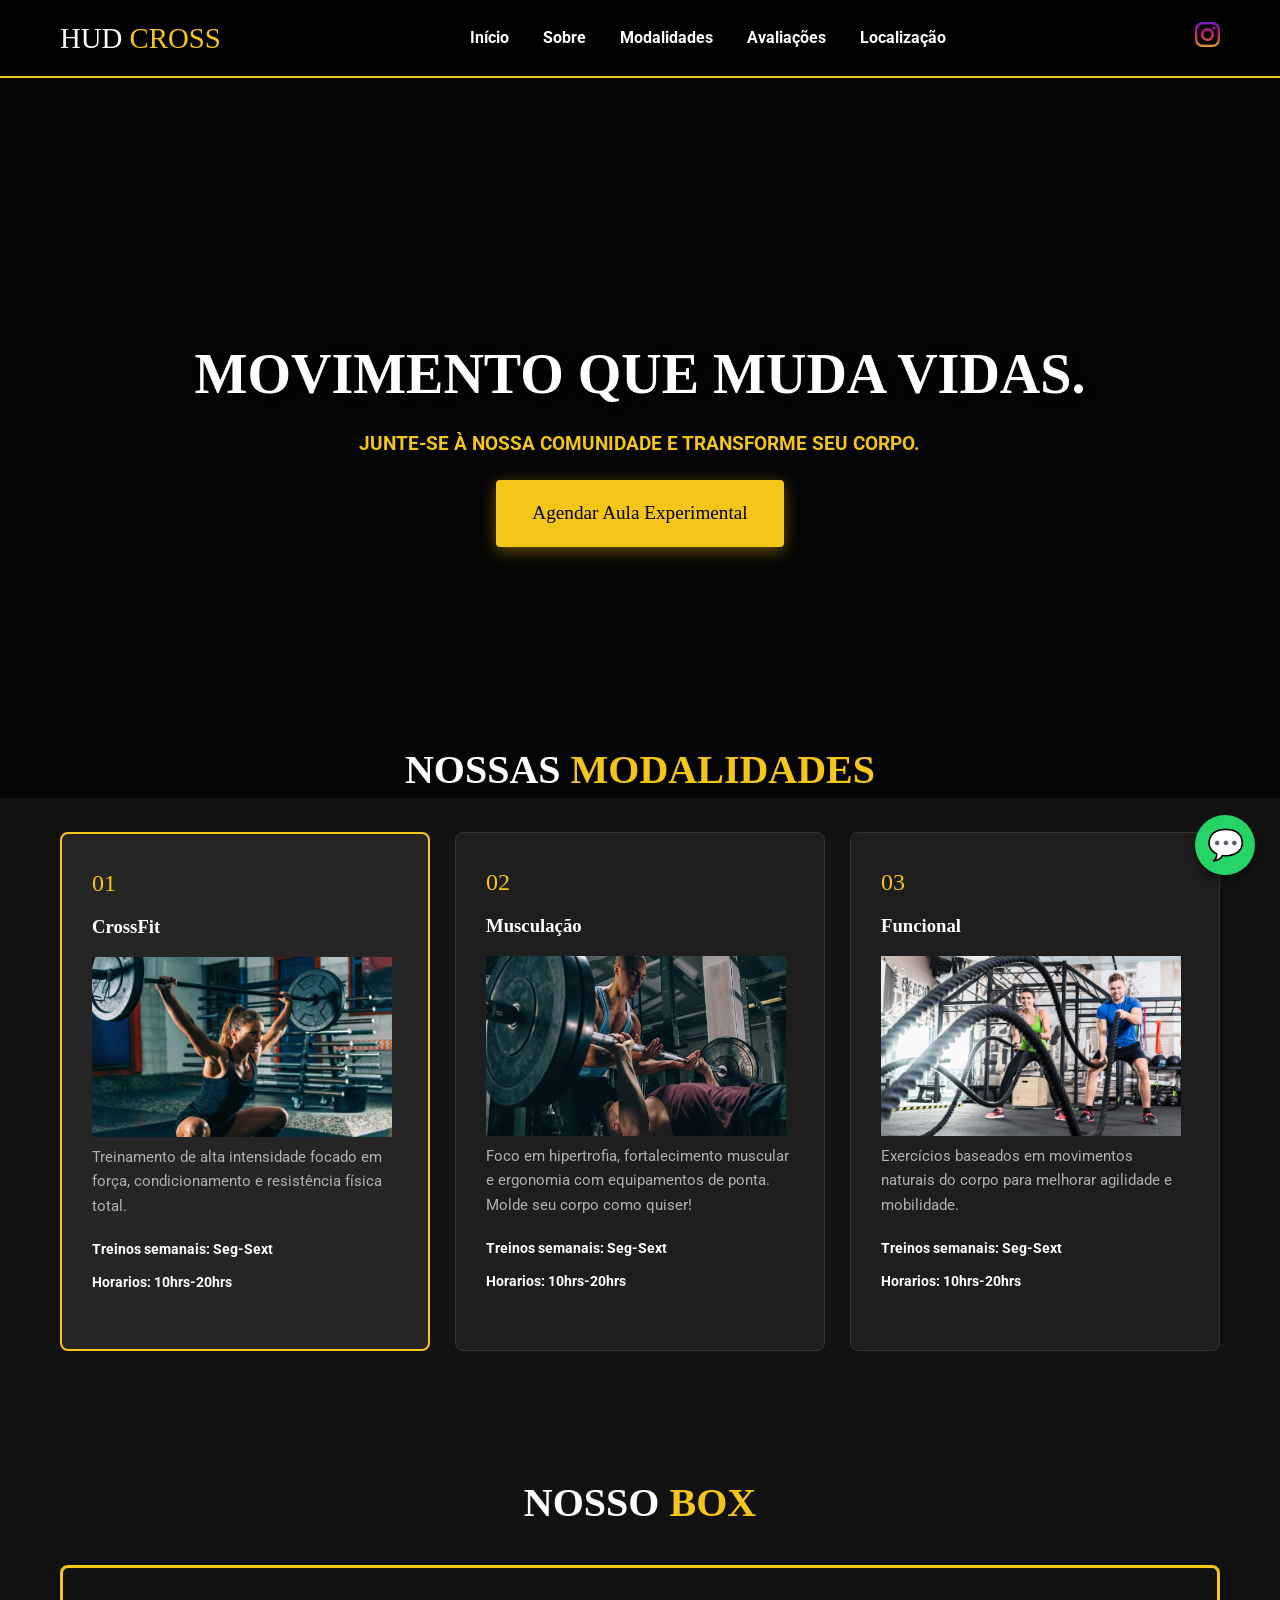
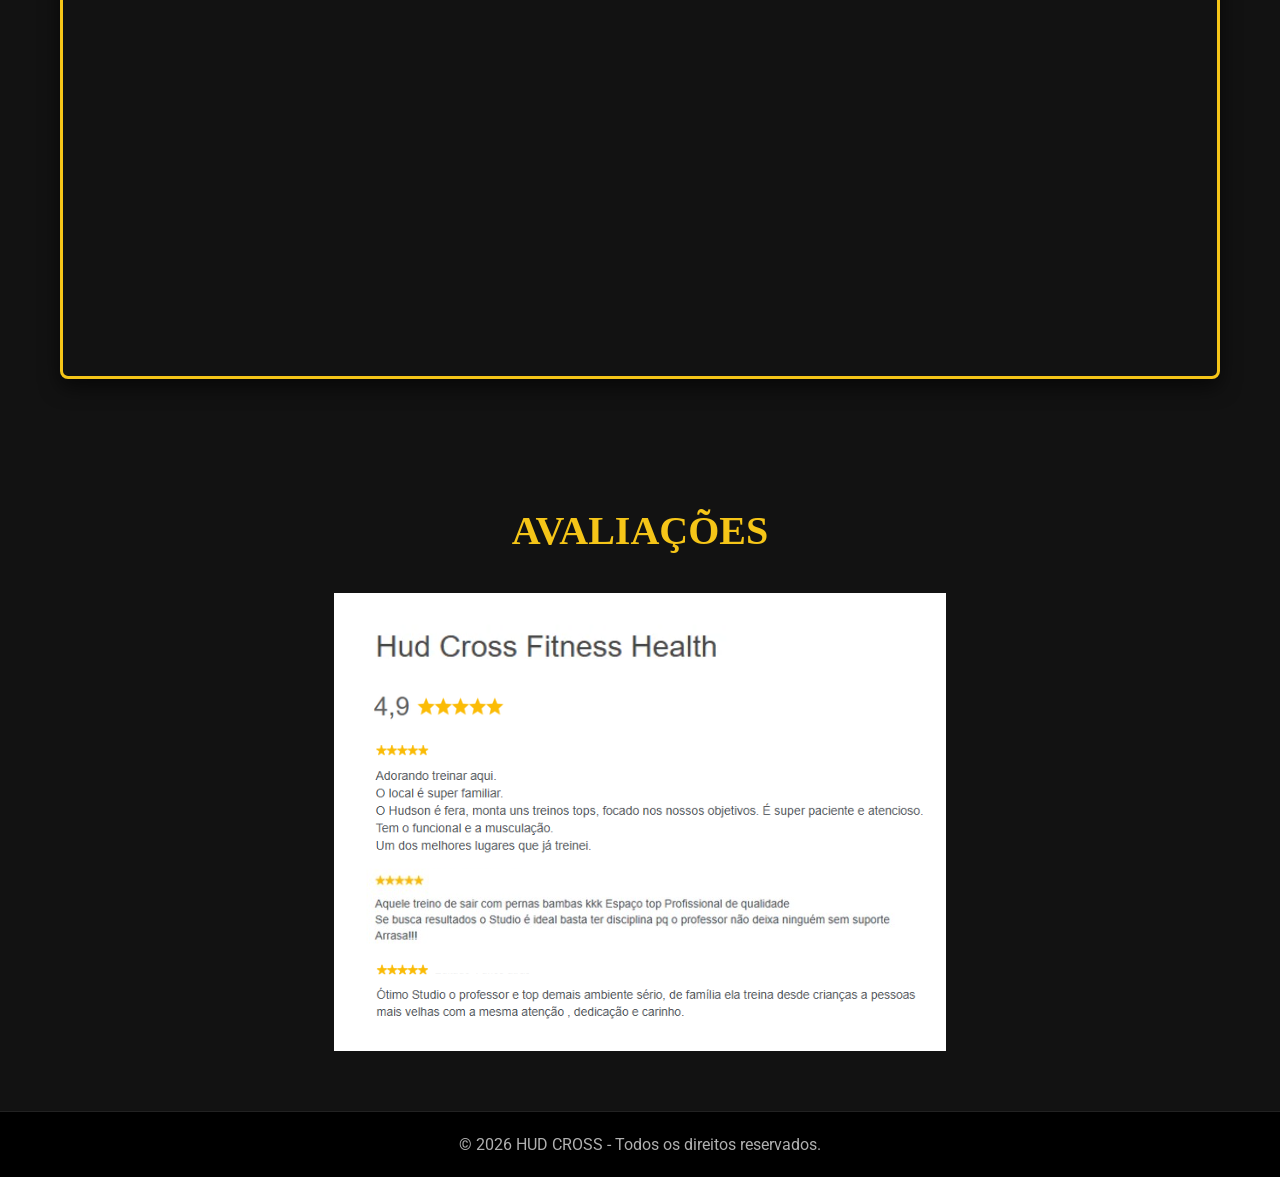
<file: index.html>
<!DOCTYPE html>
<html lang="pt-BR">
<head>
  <meta charset="UTF-8">
  <meta name="viewport" content="width=device-width, initial-scale=1.0">
  <link rel="icon" type="image/x-icon" href="src/logo.jpg">
  <title>HUD CROSS </title>
  
  <link rel="preconnect" href="https://fonts.googleapis.com">
  <link rel="preconnect" href="https://fonts.gstatic.com" crossorigin>
  <link href="https://fonts.googleapis.com/css2?family=Bungee&family=Roboto:wght@400;700&display=swap"
   rel="stylesheet"> 
  
  <link rel="stylesheet" href="css/styles.css">
</head>
<body>

  <header class="navbar">
    <div class="container nav-container">
      <div class="logo">
        <span class="logo-text">HUD <span>CROSS</span></span>
      </div>
      <nav class="nav-links">
        <a href="#inicio">Início</a>
        <a href="#sobre">Sobre</a>
        <a href="#modalidades">Modalidades</a>
        <a href="#Avaliacao">Avaliações</a>
        <a href="#localizacao">Localização</a>
      </nav>
      <a href="#https://www.instagram.com/hudcross/"><img height="25px" width="25px" src="src/instagram.png"/></a>
      
      
    </div>
  </header>

  <section id="inicio" class="hero">
    <div class="hero-overlay"></div>
    <div class="container hero-content">
      <h1 class="hero-title">MOVIMENTO QUE MUDA VIDAS.</h1>
      <p class="hero-subtitle">JUNTE-SE À NOSSA COMUNIDADE E TRANSFORME SEU CORPO.</p>
      <a href="https://wa.me/5500000000000" target="_blank" class="btn btn-hero">Agendar Aula Experimental</a>
    </div>
  </section>

<section id="modalidades" class="modalidades-section container">
  <h2 class="section-title text-center">NOSSAS <span>MODALIDADES</span></h2>
  
  <div class="cards-grid">
    <!-- Card 1: CrossFit -->
    <div class="card feature-highlight">

      <div class="card-badge">01</div>
      <h3>CrossFit</h3>

      <img  class="img-treino" src="src/crossfit.jpg"/>

      <p class="card-desc">Treinamento de alta intensidade focado em força, condicionamento e resistência física total.</p>
      <ul>
         <li>Treinos semanais: Seg-Sext</li>
        <li>Horarios: 10hrs-20hrs</li>
      </ul>
      
    </div>

    <!-- Card 2: Musculação -->
    <div class="card">
      <div class="card-badge">02</div>
      <h3>Musculação</h3>

        <img class="img-treino" src="src/musculacao.jpg"/>

      <p class="card-desc">Foco em hipertrofia, fortalecimento muscular e ergonomia com equipamentos de ponta. Molde seu corpo como quiser!</p>
      <ul>
        <li>Treinos semanais: Seg-Sext</li>
        <li>Horarios: 10hrs-20hrs</li>
      
      </ul>
     
    </div>

    <!-- Card 3: Funcional -->
    <div class="card">
      <div class="card-badge">03</div>
      <h3>Funcional</h3>

            <img class="img-treino" src="src/treino-funcional.jpg"/>   

      <p class="card-desc">Exercícios baseados em movimentos naturais do corpo para melhorar agilidade e mobilidade.</p>
      <ul>
      <li>Treinos semanais: Seg-Sext</li>
        <li>Horarios: 10hrs-20hrs</li>
      </ul>
     
    </div>
  </div>
</section>



  <section id="localizacao" class="map-section">
    <div class="container">
      <h2 class="section-title">NOSSO <span>BOX</span></h2>
      <div class="map-wrapper">
        <iframe 
          src="https://www.google.com/maps/embed?pb=!1m18!1m12!1m3!1d6454.913209964032!2d-46.70440093801002!3d-23.493865861875236!2m3!1f0!2f0!3f0!3m2!1i1024!2i768!4f13.1!3m3!1m2!1s0x94cef9033e88e4e1%3A0xaa0752b4d3cfe3d7!2sHud%20Cross%20Fitness%20Health!5e1!3m2!1spt-BR!2sbr!4v1788020765402!5m2!1spt-BR!2sbr" 
          width="100%" 
          height="400" 
          style="border:0;" 
          allowfullscreen="" 
          loading="lazy">
        </iframe>
      </div>
    </div>
  </section>
 <section id="Avaliacao" class="avaliacao-section">
  <div class="container text-center">
    <h2 class="section-title"><span>AVALIAÇÕES</span></h2>
    <div class="img-wrapper">
      <img src="src/Avaliacoes.png" alt="Avaliações do Hud Cross" class="img-avaliacao">
    </div>
  </div>
</section>
  <footer class="footer">
    <div class="container footer-content">      
      <p>&copy; 2026 HUD CROSS - Todos os direitos reservados.</p>
    </div>
  </footer>

  <a href="https://wa.me/5500000000000" class="whatsapp-btn" target="_blank" aria-label="Contato via WhatsApp">
    💬
  </a>

</body>
</html>
</file>
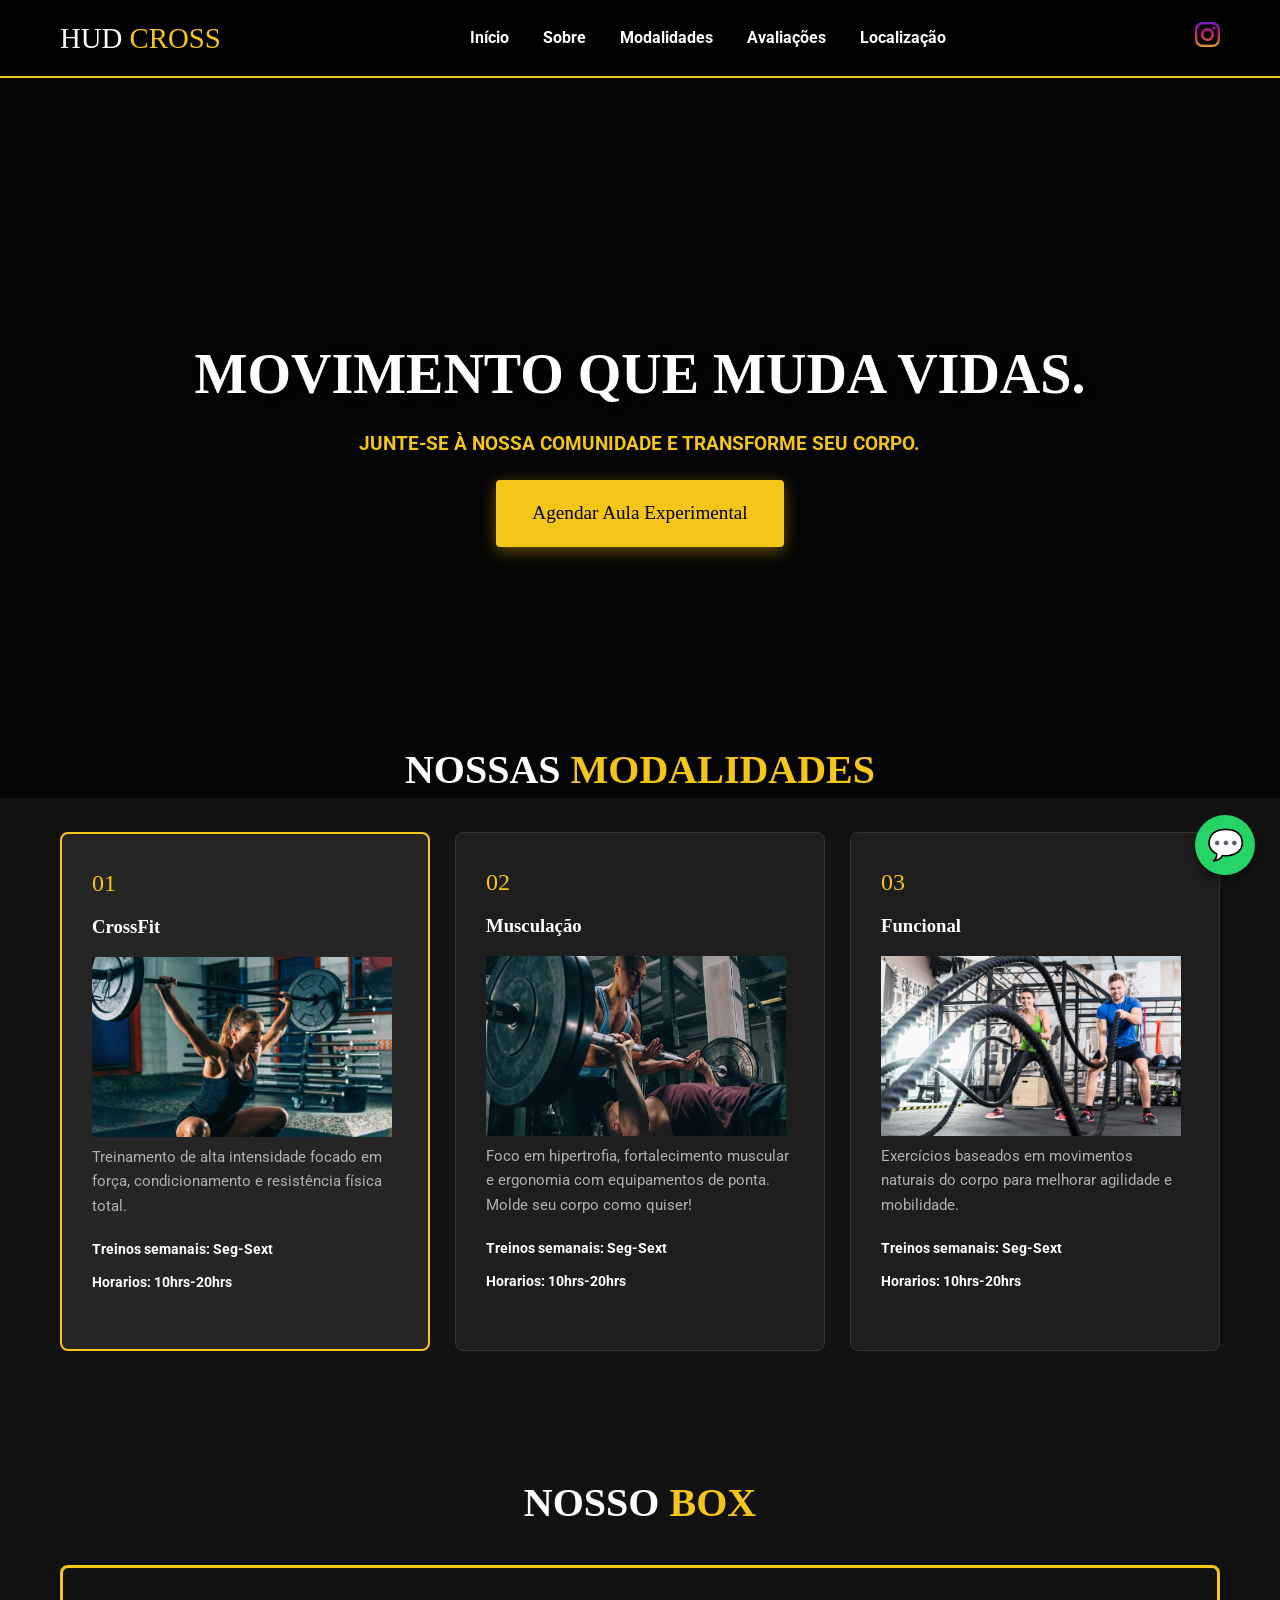
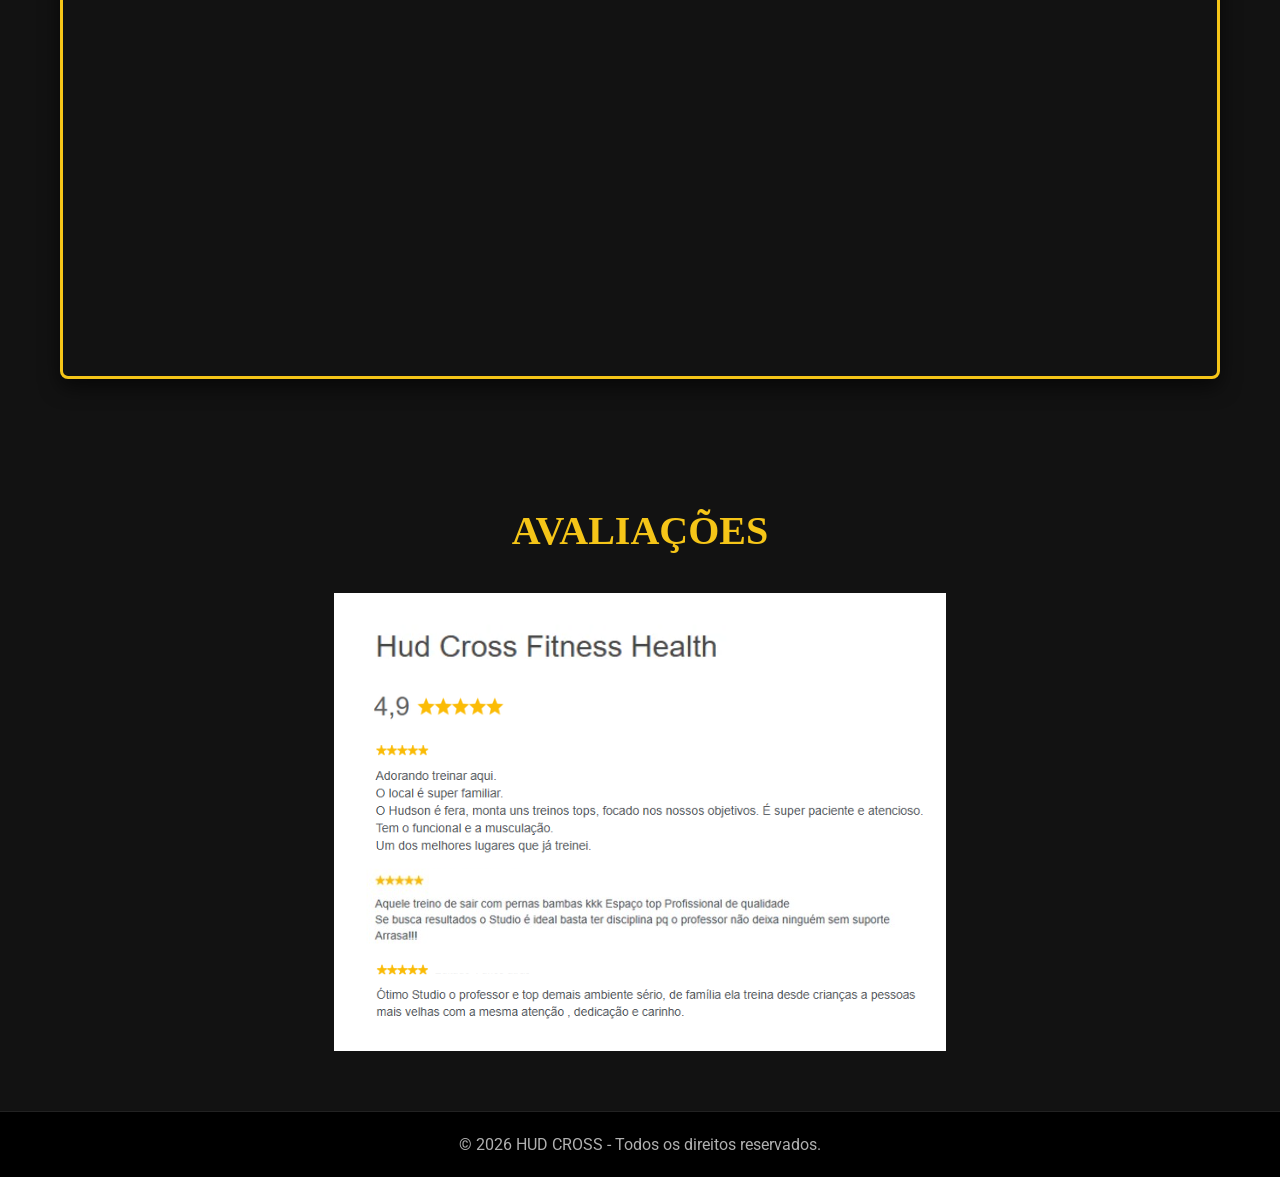
<file: html/index.html>
<!DOCTYPE html>
<html lang="pt-BR">
<head>
  <meta charset="UTF-8">
  <meta name="viewport" content="width=device-width, initial-scale=1.0">
  <title>HUD CROSS </title>
  
  <link rel="preconnect" href="https://fonts.googleapis.com">
  <link rel="preconnect" href="https://fonts.gstatic.com" crossorigin>
  <link href="https://fonts.googleapis.com/css2?family=Bungee&family=Roboto:wght@400;700&display=swap"
   rel="stylesheet"> 
  
  <link rel="stylesheet" href="../css/styles.css">
</head>
<body>

  <header class="navbar">
    <div class="container nav-container">
      <div class="logo">
        <span class="logo-text">HUD <span>CROSS</span></span>
      </div>
      <nav class="nav-links">
        <a href="#inicio">Início</a>
        <a href="#sobre">Sobre</a>
        <a href="#modalidades">Modalidades</a>
        <a href="#Avaliacao">Avaliações</a>
        <a href="#localizacao">Localização</a>
      </nav>
      <a href="#https://www.instagram.com/hudcross/"><img height="25px" width="25px" src="../src/instagram.png"/></a>
      
      
    </div>
  </header>

  <section id="inicio" class="hero">
    <div class="hero-overlay"></div>
    <div class="container hero-content">
      <h1 class="hero-title">MOVIMENTO QUE MUDA VIDAS.</h1>
      <p class="hero-subtitle">JUNTE-SE À NOSSA COMUNIDADE E TRANSFORME SEU CORPO.</p>
      <a href="https://wa.me/5500000000000" target="_blank" class="btn btn-hero">Agendar Aula Experimental</a>
    </div>
  </section>

<section id="modalidades" class="modalidades-section container">
  <h2 class="section-title text-center">NOSSAS <span>MODALIDADES</span></h2>
  
  <div class="cards-grid">
    <!-- Card 1: CrossFit -->
    <div class="card feature-highlight">

      <div class="card-badge">01</div>
      <h3>CrossFit</h3>

      <img  class="img-treino" src="../src/crossfit.jpg"/>

      <p class="card-desc">Treinamento de alta intensidade focado em força, condicionamento e resistência física total.</p>
      <ul>
         <li>Treinos semanais: Seg-Sext</li>
        <li>Horarios: 10hrs-20hrs</li>
      </ul>
      
    </div>

    <!-- Card 2: Musculação -->
    <div class="card">
      <div class="card-badge">02</div>
      <h3>Musculação</h3>

        <img class="img-treino" src="../src/musculacao.jpg"/>

      <p class="card-desc">Foco em hipertrofia, fortalecimento muscular e ergonomia com equipamentos de ponta. Molde seu corpo como quiser!</p>
      <ul>
        <li>Treinos semanais: Seg-Sext</li>
        <li>Horarios: 10hrs-20hrs</li>
      
      </ul>
     
    </div>

    <!-- Card 3: Funcional -->
    <div class="card">
      <div class="card-badge">03</div>
      <h3>Funcional</h3>

            <img class="img-treino" src="../src/treino-funcional.jpg"/>   

      <p class="card-desc">Exercícios baseados em movimentos naturais do corpo para melhorar agilidade e mobilidade.</p>
      <ul>
      <li>Treinos semanais: Seg-Sext</li>
        <li>Horarios: 10hrs-20hrs</li>
      </ul>
     
    </div>
  </div>
</section>



  <section id="localizacao" class="map-section">
    <div class="container">
      <h2 class="section-title">NOSSO <span>BOX</span></h2>
      <div class="map-wrapper">
        <iframe 
          src="https://www.google.com/maps/embed?pb=!1m18!1m12!1m3!1d6454.913209964032!2d-46.70440093801002!3d-23.493865861875236!2m3!1f0!2f0!3f0!3m2!1i1024!2i768!4f13.1!3m3!1m2!1s0x94cef9033e88e4e1%3A0xaa0752b4d3cfe3d7!2sHud%20Cross%20Fitness%20Health!5e1!3m2!1spt-BR!2sbr!4v1788020765402!5m2!1spt-BR!2sbr" 
          width="100%" 
          height="400" 
          style="border:0;" 
          allowfullscreen="" 
          loading="lazy">
        </iframe>
      </div>
    </div>
  </section>
 <section id="Avaliacao" class="avaliacao-section">
  <div class="container text-center">
    <h2 class="section-title"><span>AVALIAÇÕES</span></h2>
    <div class="img-wrapper">
      <img src="../src/Avaliacoes.png" alt="Avaliações do Hud Cross" class="img-avaliacao">
    </div>
  </div>
</section>
  <footer class="footer">
    <div class="container footer-content">      
      <p>&copy; 2026 HUD CROSS - Todos os direitos reservados.</p>
    </div>
  </footer>

  <a href="https://wa.me/5500000000000" class="whatsapp-btn" target="_blank" aria-label="Contato via WhatsApp">
    💬
  </a>

</body>
</html>
</file>
<file: css/styles.css>
:root {
  --color-primary: #F5C518;       /* Amarelo Ouro */
  --color-primary-hover: #D9A900;
  --color-bg-main: #121212;      /* Fundo Preto Escuro */
  --color-bg-card: #1E1E1E;      /* Fundo dos Cards */
  --color-text: #FFFFFF;
  --color-text-muted: #B0B0B0;
  
  --font-display: 'Verdana'; /* Fonte estilo gamer/impacto */
  --font-body: 'Roboto', sans-serif;
}

* {
  box-sizing: border-box;
  margin: 0;
  padding: 0;
}

body {
  background-color: var(--color-bg-main);
  color: var(--color-text);
  font-family: var(--font-body);
  line-height: 1.6;
}

.container {
  max-width: 1200px;
  margin: 0 auto;
  padding: 0 20px;
}

/* --- Cabeçalho --- */
.navbar {
  background-color: #000000;
  border-bottom: 2px solid var(--color-primary);
  position: sticky;
  top: 0;
  z-index: 100;
  padding: 15px 0;
}

.nav-container {
  display: flex;
  justify-content: space-between;
  align-items: center;
}

.logo-text {
  font-family: var(--font-display);
  font-size: 1.8rem;
  color: #FFF;
}

.logo-text span {
  color: var(--color-primary);
}

.nav-links a {
  color: var(--color-text);
  text-decoration: none;
  margin: 0 15px;
  font-weight: bold;
  transition: color 0.3s;
}

.nav-links a:hover {
  color: var(--color-primary);
}

/* --- Botões --- */
.btn {
  display: inline-block;
  padding: 12px 24px;
  font-family: var(--font-display);
  font-size: 0.9rem;
  text-decoration: none;
  border-radius: 4px;
  cursor: pointer;
  transition: all 0.3s ease;
  border: none;
}

.btn-primary {
  background-color: var(--color-primary);
  color: #000;
}

.btn-primary:hover {
  background-color: var(--color-primary-hover);
  transform: translateY(-2px);
}

.btn-hero {
  background-color: var(--color-primary);
  color: #000;
  font-size: 1.2rem;
  padding: 18px 36px;
  margin-top: 20px;
  box-shadow: 0 4px 15px rgba(245, 197, 24, 0.4);
}

.btn-hero:hover {
  transform: scale(1.05);
}

/* --- Banner Hero --- */
.hero {
  position: relative;
  height: 80vh;
  background: url('https://images.unsplash.com/photo-1517838277536-f5f99be501cd?q=80&w=1600') center/cover no-repeat;
  display: flex;
  align-items: center;
  text-align: center;
}

.hero-overlay {
  position: absolute;
  top: 0; left: 0; right: 0; bottom: 0;
  background: rgba(0, 0, 0, 0.75);
}

.hero-content {
  position: relative;
  z-index: 1;
}

.hero-title {
  font-family: var(--font-display);
  font-size: 3.5rem;
  color: #FFF;
  margin-bottom: 10px;
  text-shadow: 2px 2px 8px rgba(0,0,0,0.8);
}

.hero-subtitle {
  font-size: 1.2rem;
  color: var(--color-primary);
  font-weight: bold;
}

/* --- Cards / Modalidades --- */
.features {
  display: grid;
  grid-template-columns: repeat(auto-fit, minmax(280px, 1fr));
  gap: 20px;
  margin: -60px auto 60px;
  position: relative;
  z-index: 2;
}

.card {
  background-color: var(--color-bg-card);
  padding: 30px;
  border-radius: 8px;
  border: 1px solid #333;
  position: relative;
  justify-content: center;
  align-items: center;
}

.feature-highlight {
  border: 2px solid var(--color-primary);
  background-color: #252525;
}

.card-badge {
  font-family: var(--font-display);
  color: var(--color-primary);
  font-size: 1.5rem;
  margin-bottom: 10px;
}

.card h3 {
  font-family: var(--font-display);
  margin-bottom: 15px;
}

.card ul {
  list-style: none;
}

.card ul li {
  margin-bottom: 8px;
  font-weight: bold;
}

/* --- Mapa --- */
.map-section {
  padding: 60px 0;
  text-align: center;
}

.section-title {
  font-family: var(--font-display);
  font-size: 2.5rem;
  margin-bottom: 30px;
}

.section-title span {
  color: var(--color-primary);
}

.map-wrapper {
  border: 3px solid var(--color-primary);
  border-radius: 8px;
  overflow: hidden;
  box-shadow: 0 8px 20px rgba(0,0,0,0.6);
}

/* --- Rodapé e WhatsApp --- */
.footer {
  background-color: #000;
  padding: 20px 0;
  text-align: center;
  border-top: 1px solid #222;
  color: var(--color-text-muted);
}

.whatsapp-btn {
  position: fixed;
  bottom: 25px;
  right: 25px;
  background-color: #25D366;
  width: 60px;
  height: 60px;
  border-radius: 50%;
  display: flex;
  align-items: center;
  justify-content: center;
  font-size: 30px;
  text-decoration: none;
  box-shadow: 0 4px 10px rgba(0,0,0,0.5);
  z-index: 1000;
  transition: transform 0.3s;
}

.whatsapp-btn:hover {
  transform: scale(1.1);
}
/* --- Seção Modalidades Reestruturada --- */
.modalidades-section {
  margin-top: -60px;
  margin-bottom: 60px;
  position: relative;
  z-index: 2;
}

.text-center {
  text-align: center;
}

.cards-grid {
  display: grid;
  grid-template-columns: repeat(auto-fit, minmax(280px, 1fr));
  gap: 25px;
  margin-top: 30px;
}

.card-desc {
  color: var(--color-text-muted);
  font-size: 0.95rem;
  margin-bottom: 20px;
}

.card ul {
  margin-bottom: 25px;
}

.card ul li {
  color: var(--color-text);
  font-size: 0.9rem;
  margin-bottom: 10px;
}

.card-btn {
  display: block;
  text-align: center;
  width: 100%;
}
.img-treino{
  width: 300px;
  height: 180px;
}

.avaliacao-section {
  padding: 60px 0;
  text-align: center;
  color: #FFF;
}
.img-wrapper {
  display: flex;
  justify-content: center;
  align-items: center;
  margin-top: 20px;
  color: #FFF;
}
.img-avaliacao {
  max-width: 100%;
  height: auto;
}
.img-ig{
  width: 5px;
  height: 5px ;
 
}


@media (max-width: 768px) {
  .hero-title { font-size: 2rem; }
  .nav-links { display: none; }
}
</file>
